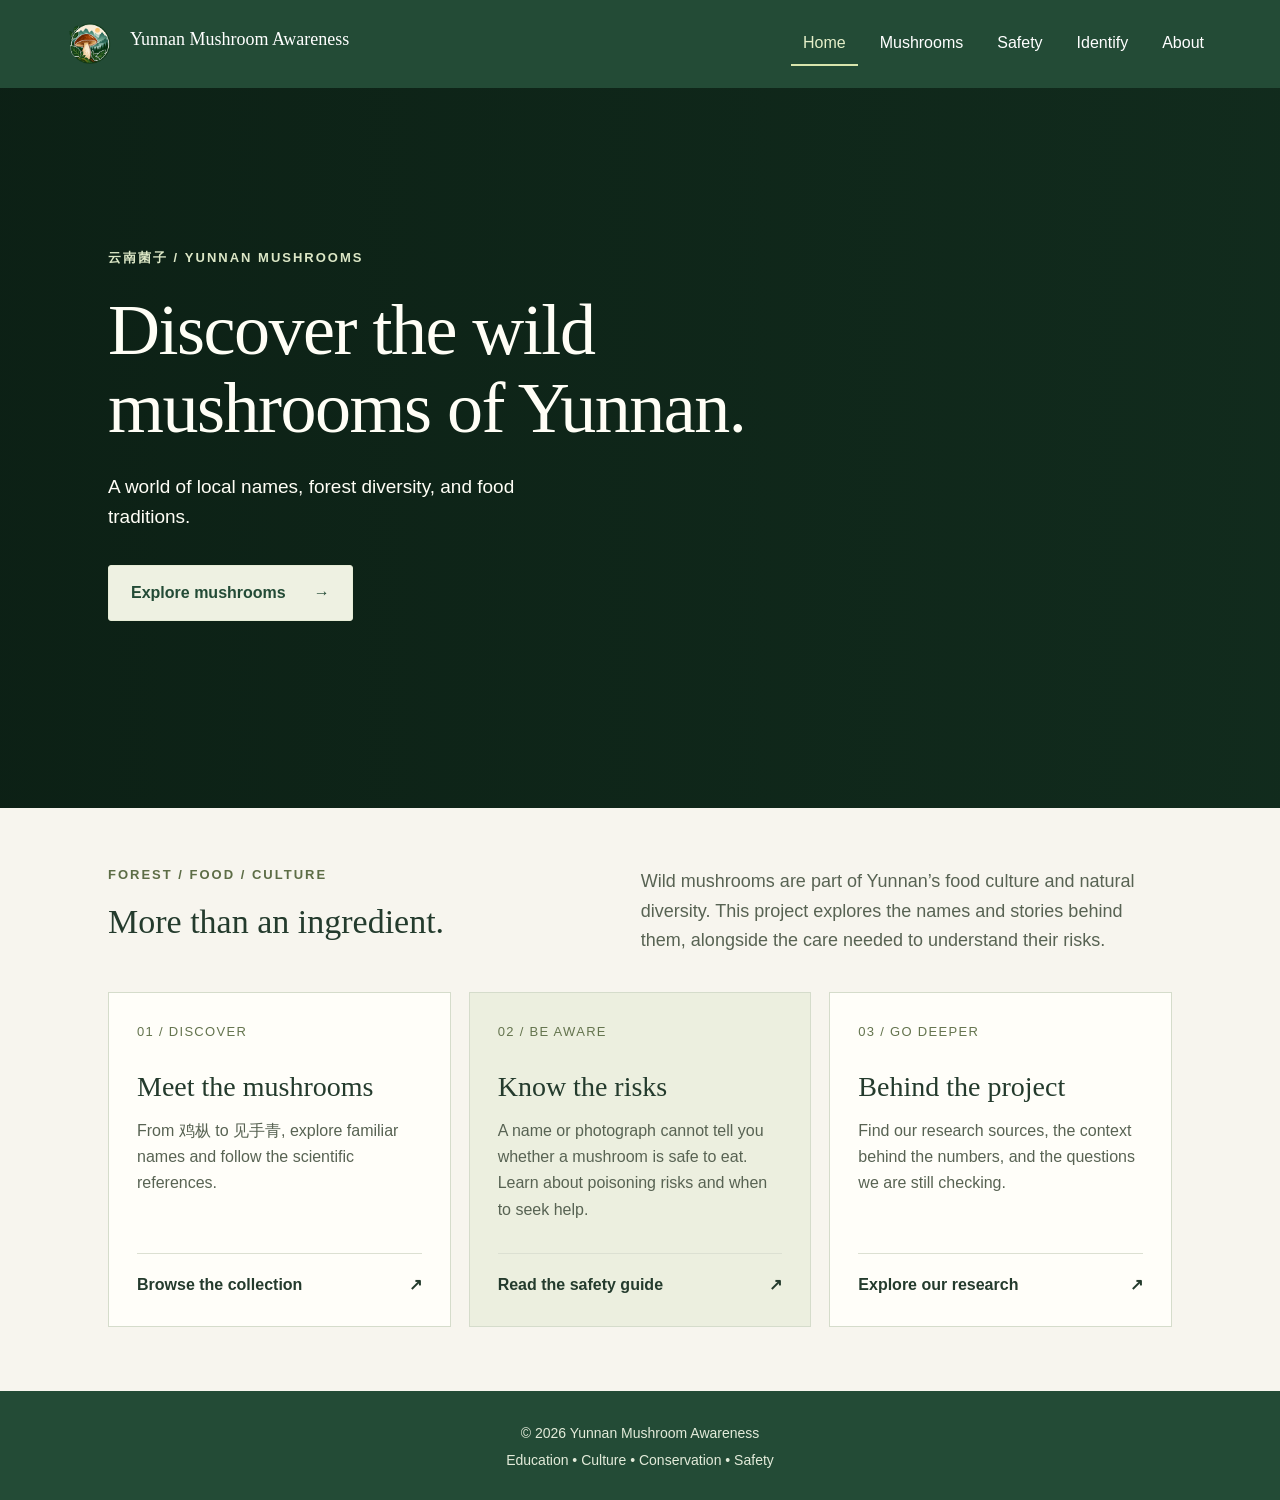
<file: html/index.html>
<!DOCTYPE html>
<html lang="en">
<head>
    <meta charset="UTF-8">
    <meta name="viewport" content="width=device-width, initial-scale=1">
    <meta name="description" content="Explore Yunnan’s wild mushroom names, local food culture, and mushroom safety through our educational project.">
    <title>Yunnan Mushroom Awareness</title>
    <link rel="stylesheet" href="style.css">
    <link rel="stylesheet" href="subpages.css">
    <link rel="stylesheet" href="home.css">
</head>
<body class="subpage home">
    <a class="skip-link" href="#main">Skip to content</a>
    <header>
        <div class="header-logo">
            <img src="images/logo.png" id="logo" alt="">
            <h2>Yunnan Mushroom Awareness</h2>
        </div>
        <nav aria-label="Main navigation">
            <a href="index.html" class="active" aria-current="page">Home</a>
            <a href="mushrooms.html">Mushrooms</a>
            <a href="safety.html">Safety</a>
            <a href="identify.html">Identify</a>
            <a href="about.html">About</a>
        </nav>
    </header>
    <main id="main">
        <!-- The video introduces the place; the sections below introduce the project. -->
        <section class="home-hero" aria-labelledby="hero-title">
            <video muted loop playsinline preload="metadata" id="home-video" aria-hidden="true" tabindex="-1">
                <source src="images/Weixin Videos2026-09-05_154905_240.mp4" type="video/mp4">
            </video>
            <div class="hero-shade" aria-hidden="true"></div>
            <div class="hero-copy">
                <p class="eyebrow"><span lang="zh-Hans">云南菌子</span> / Yunnan mushrooms</p>
                <h1 id="hero-title">Discover the wild<br>mushrooms of Yunnan.</h1>
                <p class="hero-description">A world of local names, forest diversity, and food traditions.</p>
                <a class="hero-button" href="mushrooms.html">Explore mushrooms <span aria-hidden="true">→</span></a>
            </div>
            <button class="video-toggle" type="button" aria-controls="home-video" hidden>Play background video</button>
        </section>

        <div class="home-content">
            <section class="home-intro" aria-labelledby="intro-title">
                <div><p class="eyebrow">Forest / Food / Culture</p><h2 id="intro-title">More than an ingredient.</h2></div>
                <p>Wild mushrooms are part of Yunnan’s food culture and natural diversity. This project explores the names and stories behind them, alongside the care needed to understand their risks.</p>
            </section>

            <!-- Each card leads to a different part of the project. -->
            <section class="home-paths" aria-label="Explore the project">
                <a class="path-card" href="mushrooms.html">
                    <span class="path-number">01 / Discover</span>
                    <h2>Meet the mushrooms</h2>
                    <p>From <span lang="zh-Hans">鸡枞</span> to <span lang="zh-Hans">见手青</span>, explore familiar names and follow the scientific references.</p>
                    <span class="path-link">Browse the collection <span aria-hidden="true">↗</span></span>
                </a>
                <a class="path-card safety-card" href="safety.html">
                    <span class="path-number">02 / Be aware</span>
                    <h2>Know the risks</h2>
                    <p>A name or photograph cannot tell you whether a mushroom is safe to eat. Learn about poisoning risks and when to seek help.</p>
                    <span class="path-link">Read the safety guide <span aria-hidden="true">↗</span></span>
                </a>
                <a class="path-card" href="about.html">
                    <span class="path-number">03 / Go deeper</span>
                    <h2>Behind the project</h2>
                    <p>Find our research sources, the context behind the numbers, and the questions we are still checking.</p>
                    <span class="path-link">Explore our research <span aria-hidden="true">↗</span></span>
                </a>
            </section>
        </div>
    </main>
    <footer>
        <p>&copy; 2026 Yunnan Mushroom Awareness</p>
        <p>Education • Culture • Conservation • Safety</p>
    </footer>
    <script src="home.js"></script>
</body>
</html>
</file>
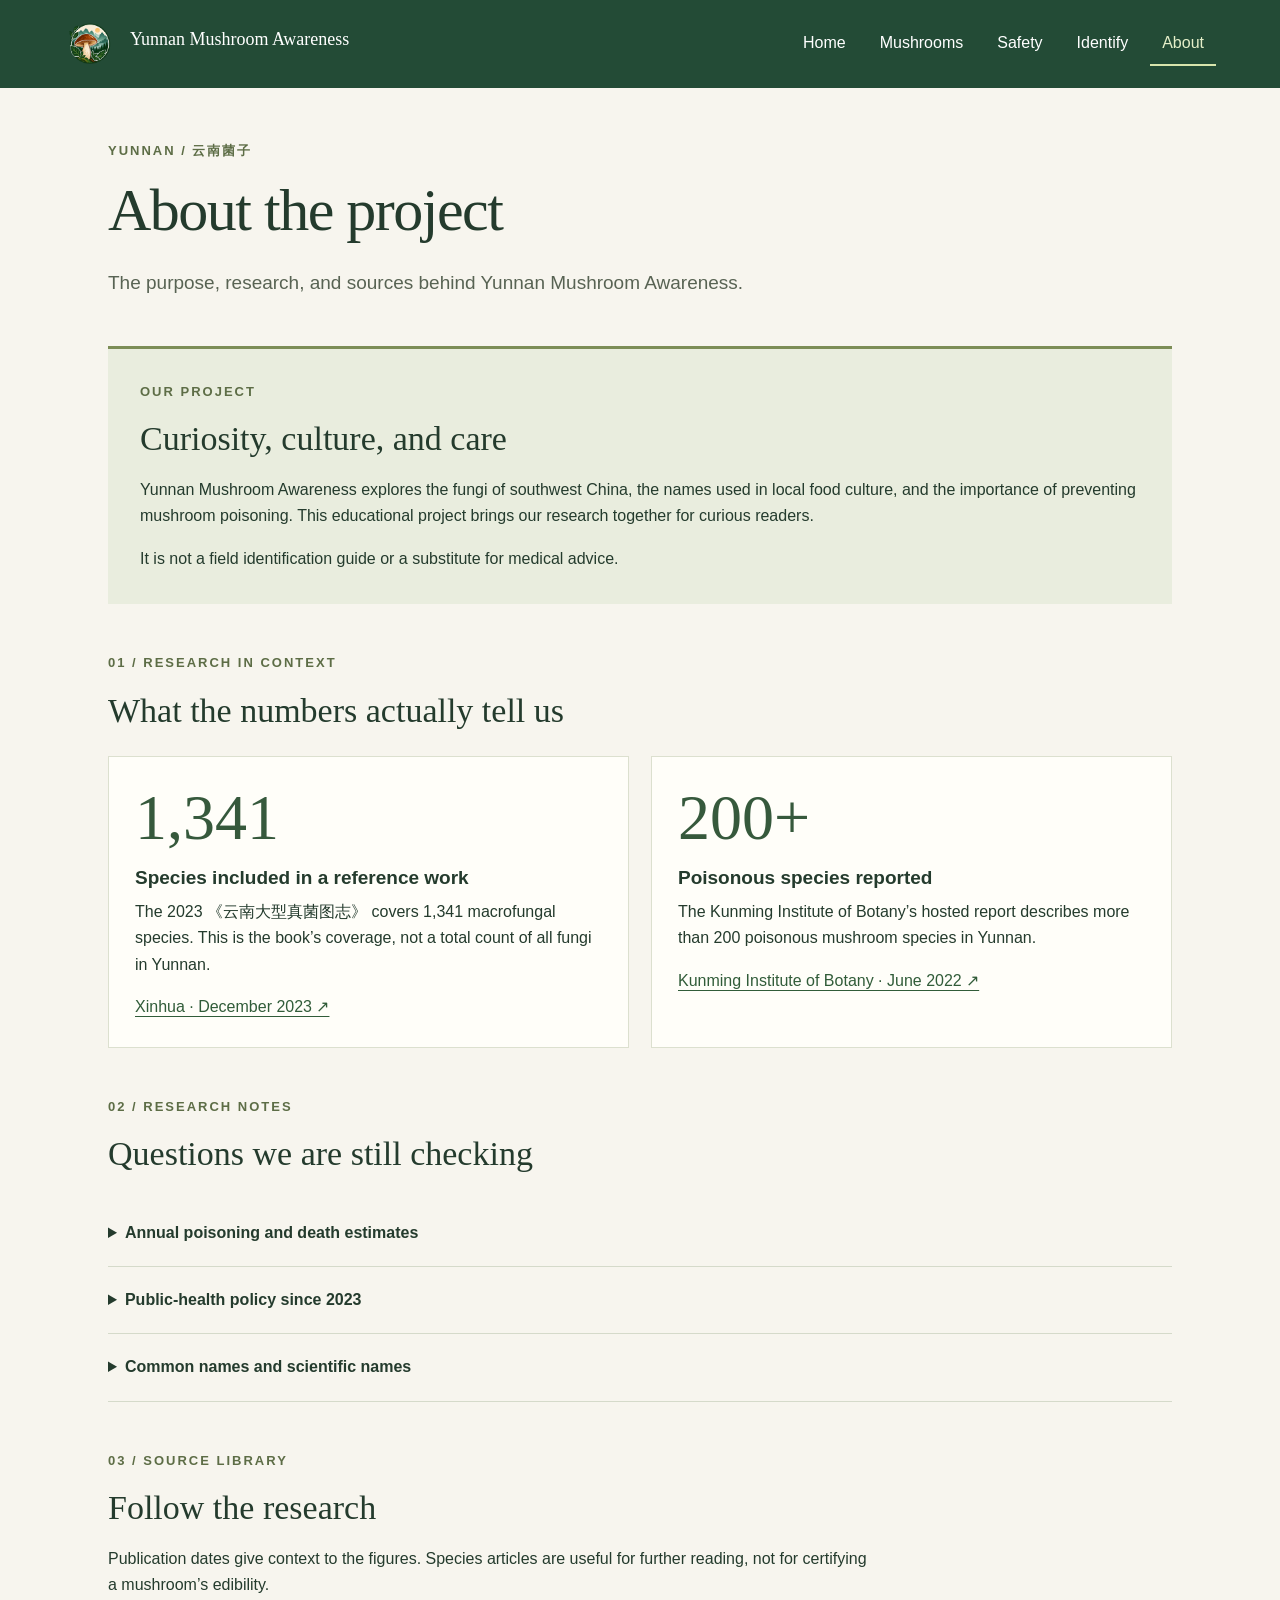
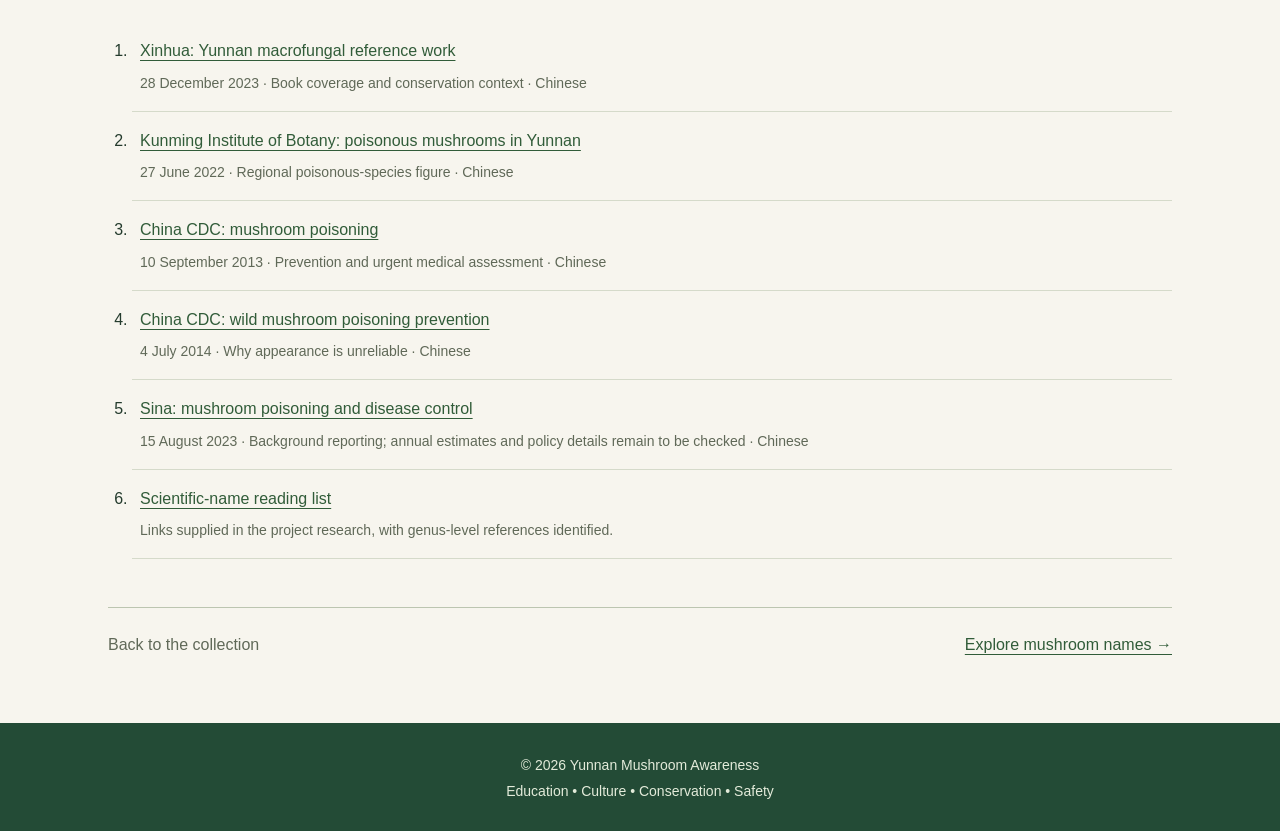
<file: html/about.html>
<!DOCTYPE html>
<html lang="en">
<head>
    <meta charset="UTF-8">
    <meta name="viewport" content="width=device-width, initial-scale=1">
    <meta name="description" content="The purpose, research, and sources behind Yunnan Mushroom Awareness.">
    <title>About the project | Yunnan Mushroom Awareness</title>
    <link rel="stylesheet" href="style.css">
    <link rel="stylesheet" href="subpages.css">
</head>
<body class="subpage">
    <a class="skip-link" href="#main">Skip to content</a>
    <header>
        <div class="header-logo"><img src="images/logo.png" id="logo" alt=""><h2>Yunnan Mushroom Awareness</h2></div>
        <nav aria-label="Main navigation"><a href="index.html">Home</a>
<a href="mushrooms.html">Mushrooms</a>
<a href="safety.html">Safety</a>
<a href="identify.html">Identify</a>
<a href="about.html" class="active" aria-current="page">About</a>

</nav>
    </header>
    <main id="main" class="page-wrap">
        <div class="page-heading"><p class="eyebrow">Yunnan / <span lang="zh-Hans">云南菌子</span></p><h1>About the project</h1><p class="lede">The purpose, research, and sources behind Yunnan Mushroom Awareness.</p></div>
        
        <section class="feature-note"><p class="eyebrow">Our project</p><h2>Curiosity, culture, and care</h2><p>Yunnan Mushroom Awareness explores the fungi of southwest China, the names used in local food culture, and the importance of preventing mushroom poisoning. This educational project brings our research together for curious readers.</p><p>It is not a field identification guide or a substitute for medical advice.</p></section>
        <section><div class="section-heading"><p class="eyebrow">01 / Research in context</p><h2>What the numbers actually tell us</h2></div><div class="stats-grid"><article><strong class="stat">1,341</strong><h3>Species included in a reference work</h3><p>The 2023 <span lang="zh-Hans">《云南大型真菌图志》</span> covers 1,341 macrofungal species. This is the book’s coverage, not a total count of all fungi in Yunnan.</p><a href="https://www.news.cn/20231228/c3c8ec8336784e6db077a5be621da7eb/c.html">Xinhua · December 2023 ↗</a></article><article><strong class="stat">200+</strong><h3>Poisonous species reported</h3><p>The Kunming Institute of Botany’s hosted report describes more than 200 poisonous mushroom species in Yunnan.</p><a href="https://kib.cas.cn/xwxc/cmsm/202206/t20220627_6466276.html">Kunming Institute of Botany · June 2022 ↗</a></article></div></section>
        <section><div class="section-heading"><p class="eyebrow">02 / Research notes</p><h2>Questions we are still checking</h2></div><details><summary>Annual poisoning and death estimates</summary><p>Our original notes list about 20–30 deaths and 2,786.2 poisoning cases per year. We have not established the reporting period, calculation, or case definition behind those figures, so we do not present them as confirmed annual statistics.</p><p><a href="https://finance.sina.cn/2023-08-15/detail-imzhhzmp7851473.d.html?vt=4">Original media source · August 2023 ↗</a></p></details><details><summary>Public-health policy since 2023</summary><p>The original notes mention mushroom poisoning being incorporated into disease-control work in 2023. The linked news report is a starting point; an official policy text and its exact scope still need verification.</p><p><a href="https://finance.sina.cn/2023-08-15/detail-imzhhzmp7851473.d.html?vt=4">Read the original report ↗</a></p></details><details><summary>Common names and scientific names</summary><p>Common names are not always one-to-one species names. The reading list corrects “Galerina sulcipes” to “Galerina sulciceps”. The original Heimioporus and Tricholoma links point to genus pages, so we label them at that level rather than claiming species-level support.</p></details></section>
        <section id="sources"><div class="section-heading"><p class="eyebrow">03 / Source library</p><h2>Follow the research</h2><p>Publication dates give context to the figures. Species articles are useful for further reading, not for certifying a mushroom’s edibility.</p></div><ol class="source-list"><li><a href="https://www.news.cn/20231228/c3c8ec8336784e6db077a5be621da7eb/c.html">Xinhua: Yunnan macrofungal reference work</a><p>28 December 2023 · Book coverage and conservation context · Chinese</p></li><li><a href="https://kib.cas.cn/xwxc/cmsm/202206/t20220627_6466276.html">Kunming Institute of Botany: poisonous mushrooms in Yunnan</a><p>27 June 2022 · Regional poisonous-species figure · Chinese</p></li><li><a href="https://niohp.chinacdc.cn/zdyyjzt/zdzt/201309/t20130910_87983.htm">China CDC: mushroom poisoning</a><p>10 September 2013 · Prevention and urgent medical assessment · Chinese</p></li><li><a href="https://niohp.chinacdc.cn/sndt/201407/t20140704_99116.htm">China CDC: wild mushroom poisoning prevention</a><p>4 July 2014 · Why appearance is unreliable · Chinese</p></li><li><a href="https://finance.sina.cn/2023-08-15/detail-imzhhzmp7851473.d.html?vt=4">Sina: mushroom poisoning and disease control</a><p>15 August 2023 · Background reporting; annual estimates and policy details remain to be checked · Chinese</p></li><li><a href="mushrooms.html#reading">Scientific-name reading list</a><p>Links supplied in the project research, with genus-level references identified.</p></li></ol></section>
        <div class="next-page"><span>Back to the collection</span><a href="mushrooms.html">Explore mushroom names →</a></div>
    </main>
    <footer><p>&copy; 2026 Yunnan Mushroom Awareness</p><p>Education • Culture • Conservation • Safety</p></footer>
</body>
</html>
</file>
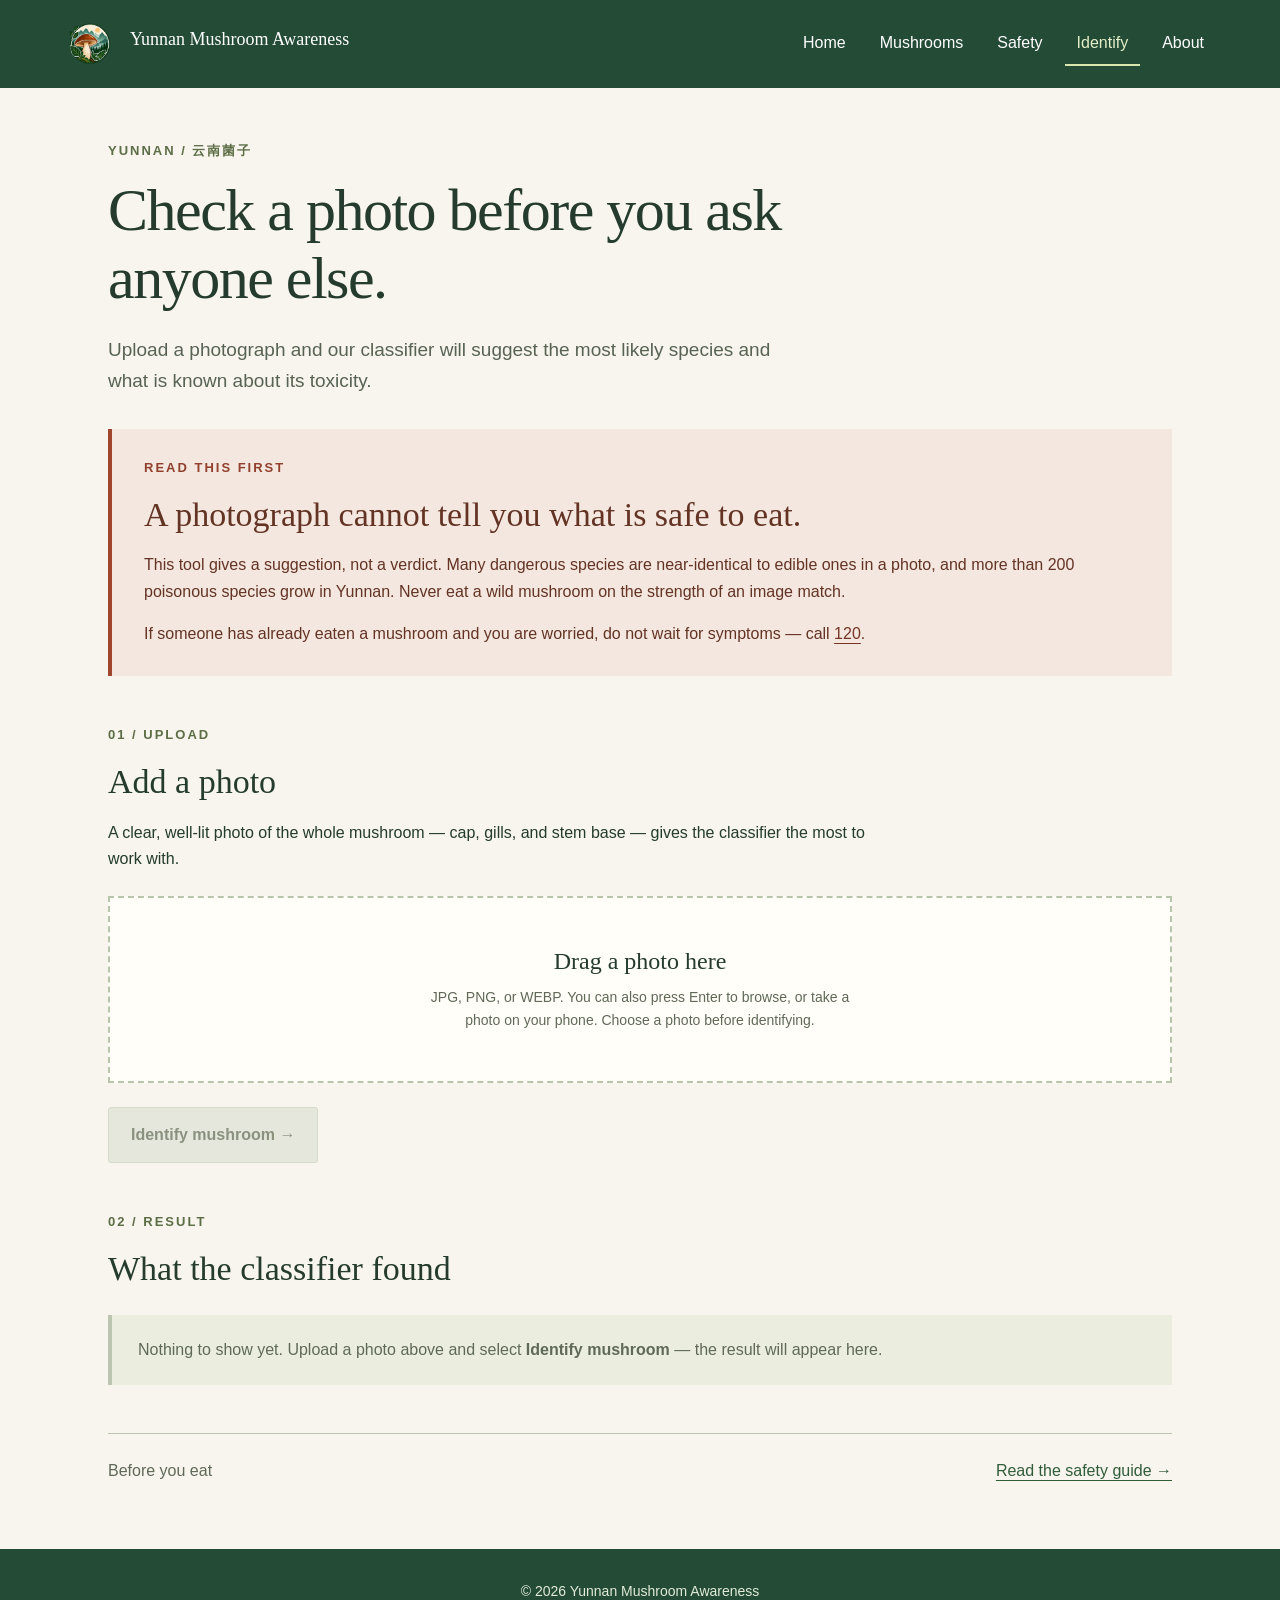
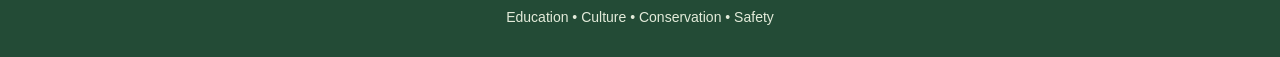
<file: html/identify.html>
<!DOCTYPE html>
<html lang="en">
<head>
    <meta charset="UTF-8">
    <meta name="viewport" content="width=device-width, initial-scale=1">
    <meta name="description" content="Upload a photograph of a wild mushroom and see the most likely species and what is known about its toxicity.">
    <title>Check a photo before you ask anyone else. | Yunnan Mushroom Awareness</title>
    <link rel="stylesheet" href="style.css">
    <link rel="stylesheet" href="subpages.css">
    <link rel="stylesheet" href="identify.css">
</head>
<body class="subpage identify">
    <a class="skip-link" href="#main">Skip to content</a>
    <header>
        <div class="header-logo"><img src="images/logo.png" id="logo" alt=""><h2>Yunnan Mushroom Awareness</h2></div>
        <nav aria-label="Main navigation"><a href="index.html">Home</a>
<a href="mushrooms.html">Mushrooms</a>

<a href="safety.html">Safety</a>
<a href="identify.html" class="active" aria-current="page">Identify</a>
<a href="about.html">About</a></nav>
    </header>
    <main id="main" class="page-wrap">
        <div class="page-heading">
            <p class="eyebrow">Yunnan / <span lang="zh-Hans">云南菌子</span></p>
            <h1>Check a photo before you ask anyone else.</h1>
            <p class="lede">Upload a photograph and our classifier will suggest the most likely species and what is known about its toxicity.</p>
        </div>

        <aside class="urgent">
            <p class="eyebrow">Read this first</p>
            <h2>A photograph cannot tell you what is safe to eat.</h2>
            <p>This tool gives a suggestion, not a verdict. Many dangerous species are near-identical to edible ones in a photo, and more than 200 poisonous species grow in Yunnan. Never eat a wild mushroom on the strength of an image match.</p>
            <p>If someone has already eaten a mushroom and you are worried, do not wait for symptoms — call <a href="tel:120">120</a>.</p>
        </aside>

        <!-- data-state on this wrapper is the single source of truth; identify.css does the showing and hiding. -->
        <div class="identify-app" id="identify-app" data-state="empty">
            <!-- Both live regions stay rendered in every state. See identify.css. -->
            <p class="identify-status" id="identify-status" role="status" aria-live="polite" aria-atomic="true"></p>
            <div class="identify-error urgent" id="identify-error" role="alert"></div>

            <section aria-labelledby="upload-heading">
                <div class="section-heading">
                    <p class="eyebrow">01 / Upload</p>
                    <h2 id="upload-heading">Add a photo</h2>
                    <p>A clear, well-lit photo of the whole mushroom — cap, gills, and stem base — gives the classifier the most to work with.</p>
                </div>

                <div class="identify-drop" id="identify-drop">
                    <label class="drop-title" for="identify-file">Drag a photo here</label>
                    <p class="identify-hint" id="identify-hint">JPG, PNG, or WEBP. You can also press Enter to browse, or take a photo on your phone. Choose a photo before identifying.</p>
                    <input class="identify-file" type="file" id="identify-file" accept="image/*" aria-describedby="identify-hint">
                </div>

                <div class="identify-preview">
                    <img id="identify-preview-img" alt="">
                    <div>
                        <p class="identify-filename" id="identify-filename"></p>
                        <p class="identify-filemeta" id="identify-filemeta"></p>
                        <p class="preview-fallback" id="preview-fallback" hidden>This format cannot be previewed in your browser, but the photo can still be identified.</p>
                        <p><button type="button" class="identify-remove" id="identify-remove">Remove photo</button></p>
                    </div>
                </div>

                <div class="identify-actions">
                    <button type="button" class="identify-button" id="identify-submit" disabled>Identify mushroom &rarr;</button>
                </div>
            </section>

            <section id="identify-results" aria-labelledby="result-heading">
                <div class="section-heading">
                    <p class="eyebrow">02 / Result</p>
                    <h2 id="result-heading" tabindex="-1">What the classifier found</h2>
                </div>

                <!-- Static skeletons. identify.js only writes textContent into them. -->
                <div class="identify-result" id="identify-result">
                    <div class="result-idle">
                        <p>Nothing to show yet. Upload a photo above and select <strong>Identify mushroom</strong> — the result will appear here.</p>
                    </div>

                    <div class="result-loading">
                        <p class="eyebrow">Analysing</p>
                        <p>Reading the photo and comparing it against the reference set. This usually takes a few seconds.</p>
                    </div>

                    <div class="result-unavailable">
                        <p class="eyebrow">Not connected</p>
                        <p>The classifier backend is not connected yet, so no species can be returned. Everything else on this page is working — the photo was read and validated in your browser.</p>
                        <p>To wire it up, fill in the body of <code>classifyImage(file)</code> in <code>identify.js</code>. Nothing else in that file talks to a backend.</p>
                    </div>

                    <aside class="result-card notice" id="result-card">
                        <p class="risk-label" id="result-risk"></p>
                        <h2 id="result-name"><span id="result-name-en"></span> <span lang="zh-Hans" id="result-name-zh"></span></h2>
                        <p class="result-sci"><i id="result-sci"></i></p>
                        <p id="result-note"></p>
                        <p class="source">This is a suggestion from an image model, not an identification. <a href="safety.html">Read the safety guide &rarr;</a></p>
                    </aside>
                </div>
            </section>
        </div>

        <div class="next-page"><span>Before you eat</span><a href="safety.html">Read the safety guide &rarr;</a></div>
    </main>
    <footer><p>&copy; 2026 Yunnan Mushroom Awareness</p><p>Education • Culture • Conservation • Safety</p></footer>
    <script src="identify.js"></script>
</body>
</html>
</file>
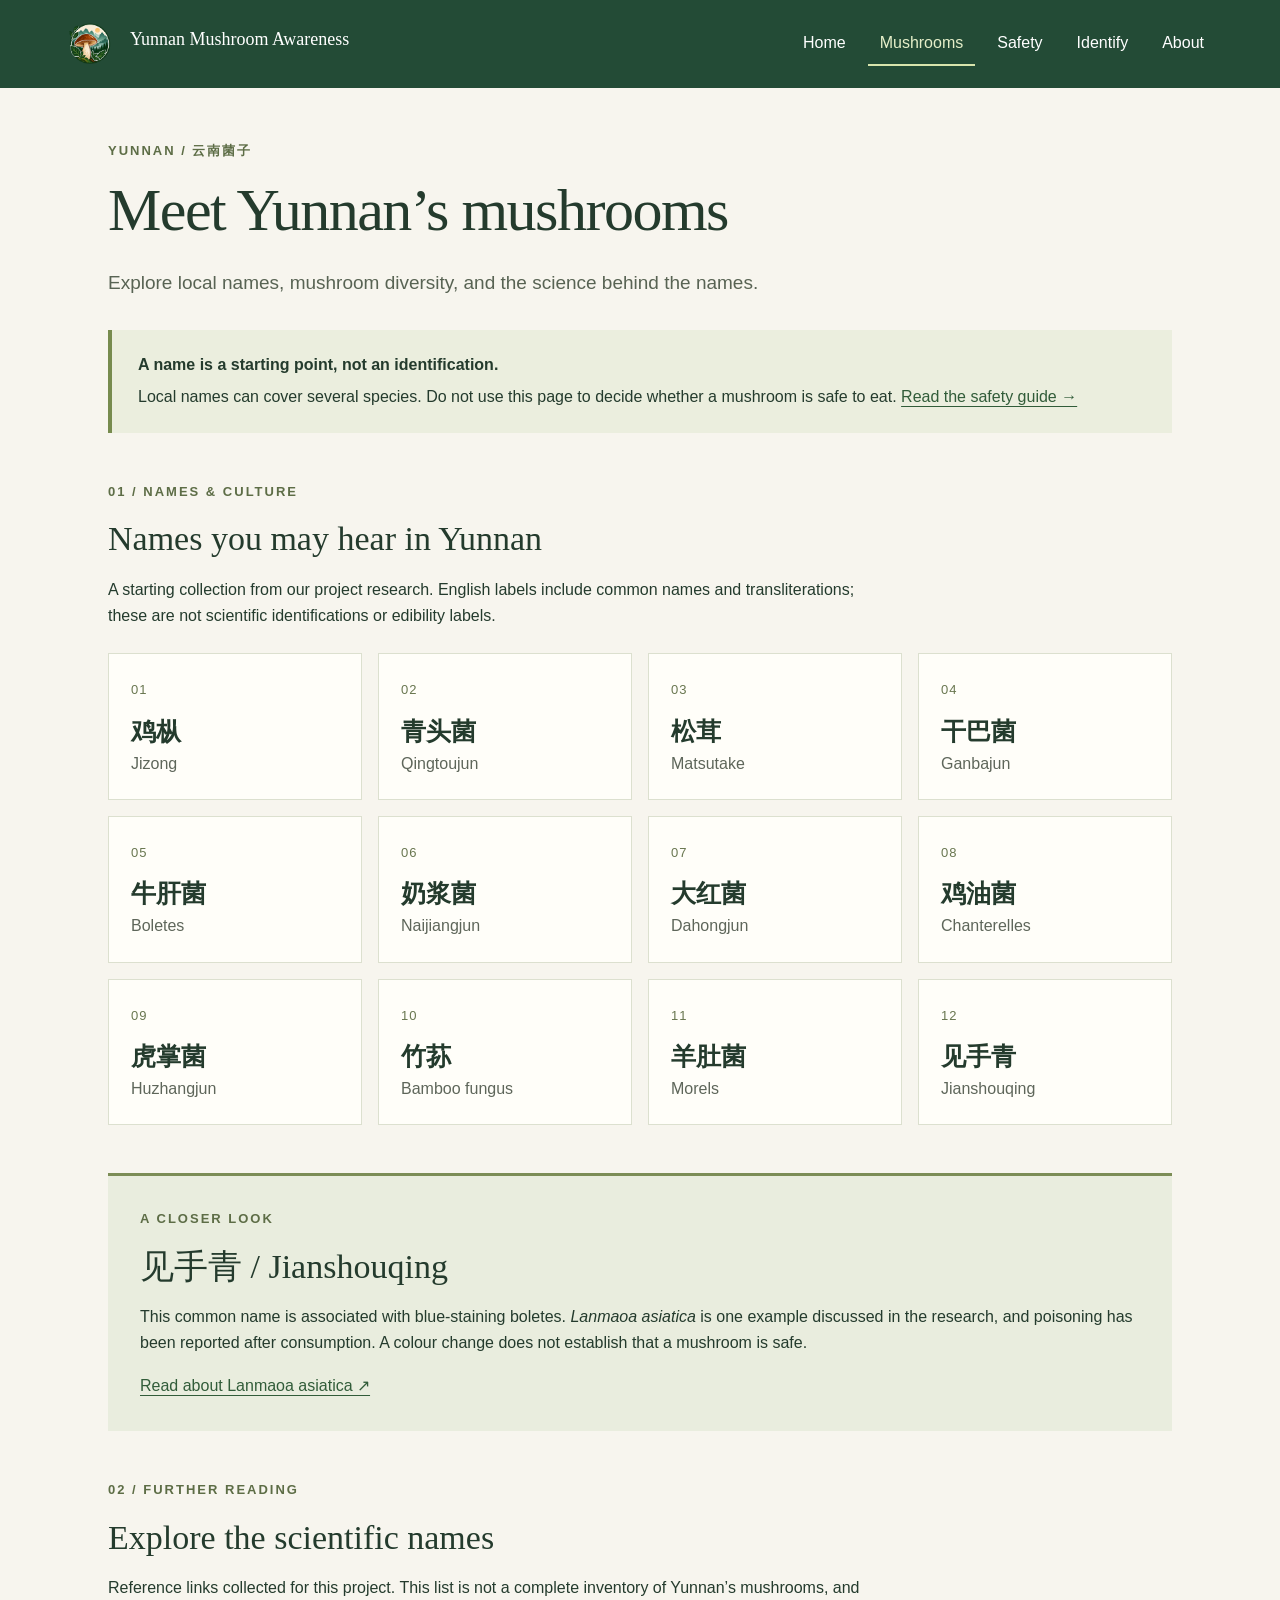
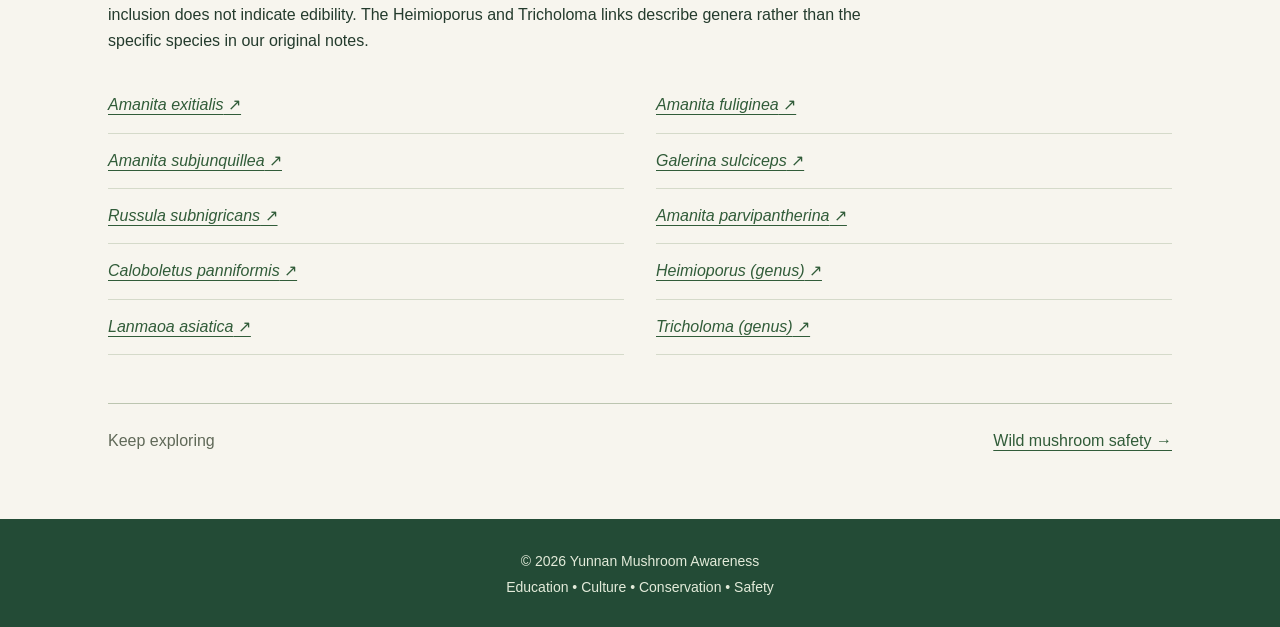
<file: html/mushrooms.html>
<!DOCTYPE html>
<html lang="en">
<head>
    <meta charset="UTF-8">
    <meta name="viewport" content="width=device-width, initial-scale=1">
    <meta name="description" content="Explore local names, mushroom diversity, and the science behind the names.">
    <title>Meet Yunnan’s mushrooms | Yunnan Mushroom Awareness</title>
    <link rel="stylesheet" href="style.css">
    <link rel="stylesheet" href="subpages.css">
</head>
<body class="subpage">
    <a class="skip-link" href="#main">Skip to content</a>
    <header>
        <div class="header-logo"><img src="images/logo.png" id="logo" alt=""><h2>Yunnan Mushroom Awareness</h2></div>
        <nav aria-label="Main navigation"><a href="index.html">Home</a>
<a href="mushrooms.html" class="active" aria-current="page">Mushrooms</a>
<a href="safety.html">Safety</a>
<a href="identify.html">Identify</a>
<a href="about.html">About</a>
</nav>

    </header>
    <main id="main" class="page-wrap">
        <div class="page-heading"><p class="eyebrow">Yunnan / <span lang="zh-Hans">云南菌子</span></p><h1>Meet Yunnan’s mushrooms</h1><p class="lede">Explore local names, mushroom diversity, and the science behind the names.</p></div>
        
        <aside class="notice"><strong>A name is a starting point, not an identification.</strong><p>Local names can cover several species. Do not use this page to decide whether a mushroom is safe to eat. <a href="safety.html">Read the safety guide →</a></p></aside>
        <section aria-labelledby="common"><div class="section-heading"><p class="eyebrow">01 / Names &amp; culture</p><h2 id="common">Names you may hear in Yunnan</h2><p>A starting collection from our project research. English labels include common names and transliterations; these are not scientific identifications or edibility labels.</p></div><ul class="name-grid"><li class="name-card"><span class="entry-number">01</span><h3 lang="zh-Hans">鸡枞</h3><p>Jizong</p></li><li class="name-card"><span class="entry-number">02</span><h3 lang="zh-Hans">青头菌</h3><p>Qingtoujun</p></li><li class="name-card"><span class="entry-number">03</span><h3 lang="zh-Hans">松茸</h3><p>Matsutake</p></li><li class="name-card"><span class="entry-number">04</span><h3 lang="zh-Hans">干巴菌</h3><p>Ganbajun</p></li><li class="name-card"><span class="entry-number">05</span><h3 lang="zh-Hans">牛肝菌</h3><p>Boletes</p></li><li class="name-card"><span class="entry-number">06</span><h3 lang="zh-Hans">奶浆菌</h3><p>Naijiangjun</p></li><li class="name-card"><span class="entry-number">07</span><h3 lang="zh-Hans">大红菌</h3><p>Dahongjun</p></li><li class="name-card"><span class="entry-number">08</span><h3 lang="zh-Hans">鸡油菌</h3><p>Chanterelles</p></li><li class="name-card"><span class="entry-number">09</span><h3 lang="zh-Hans">虎掌菌</h3><p>Huzhangjun</p></li><li class="name-card"><span class="entry-number">10</span><h3 lang="zh-Hans">竹荪</h3><p>Bamboo fungus</p></li><li class="name-card"><span class="entry-number">11</span><h3 lang="zh-Hans">羊肚菌</h3><p>Morels</p></li><li class="name-card"><span class="entry-number">12</span><h3 lang="zh-Hans">见手青</h3><p>Jianshouqing</p></li></ul></section>
        <section class="feature-note"><p class="eyebrow">A closer look</p><h2><span lang="zh-Hans">见手青</span> / Jianshouqing</h2><p>This common name is associated with blue-staining boletes. <i>Lanmaoa asiatica</i> is one example discussed in the research, and poisoning has been reported after consumption. A colour change does not establish that a mushroom is safe.</p><p><a href="https://en.wikipedia.org/wiki/Lanmaoa_asiatica">Read about Lanmaoa asiatica ↗</a></p></section>
        <section aria-labelledby="reading"><div class="section-heading"><p class="eyebrow">02 / Further reading</p><h2 id="reading">Explore the scientific names</h2><p>Reference links collected for this project. This list is not a complete inventory of Yunnan’s mushrooms, and inclusion does not indicate edibility. The Heimioporus and Tricholoma links describe genera rather than the specific species in our original notes.</p></div><ul class="reading-grid"><li><a href="https://en.wikipedia.org/wiki/Amanita_exitialis"><i>Amanita exitialis</i> ↗</a></li><li><a href="https://en.wikipedia.org/wiki/Amanita_fuliginea"><i>Amanita fuliginea</i> ↗</a></li><li><a href="https://en.wikipedia.org/wiki/Amanita_subjunquillea"><i>Amanita subjunquillea</i> ↗</a></li><li><a href="https://en.wikipedia.org/wiki/Galerina_sulciceps"><i>Galerina sulciceps</i> ↗</a></li><li><a href="https://en.wikipedia.org/wiki/Russula_subnigricans"><i>Russula subnigricans</i> ↗</a></li><li><a href="https://en.wikipedia.org/wiki/Amanita_parvipantherina"><i>Amanita parvipantherina</i> ↗</a></li><li><a href="https://en.wikipedia.org/wiki/Caloboletus_panniformis"><i>Caloboletus panniformis</i> ↗</a></li><li><a href="https://en.wikipedia.org/wiki/Heimioporus"><i>Heimioporus (genus)</i> ↗</a></li><li><a href="https://en.wikipedia.org/wiki/Lanmaoa_asiatica"><i>Lanmaoa asiatica</i> ↗</a></li><li><a href="https://en.wikipedia.org/wiki/Tricholoma"><i>Tricholoma (genus)</i> ↗</a></li></ul></section>
        <div class="next-page"><span>Keep exploring</span><a href="safety.html">Wild mushroom safety →</a></div>
    </main>
    <footer><p>&copy; 2026 Yunnan Mushroom Awareness</p><p>Education • Culture • Conservation • Safety</p></footer>
</body>
</html>
</file>
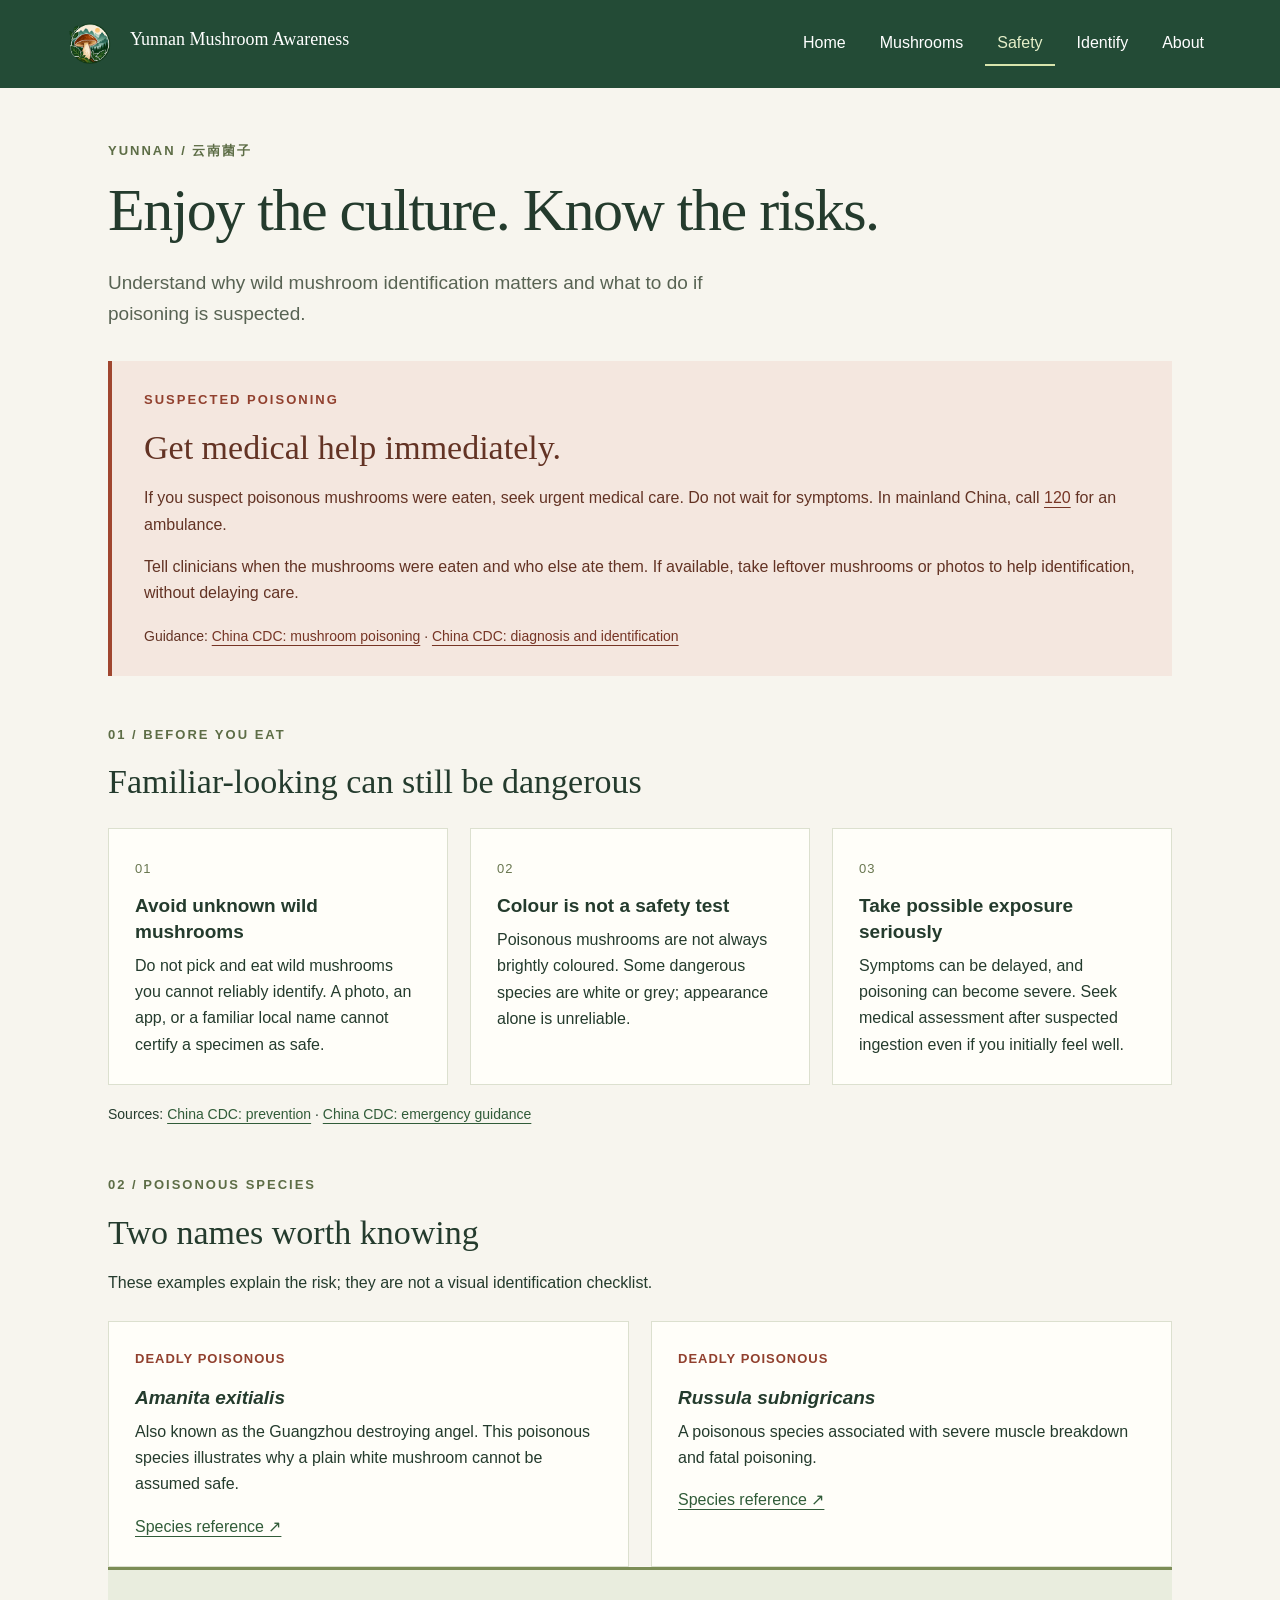
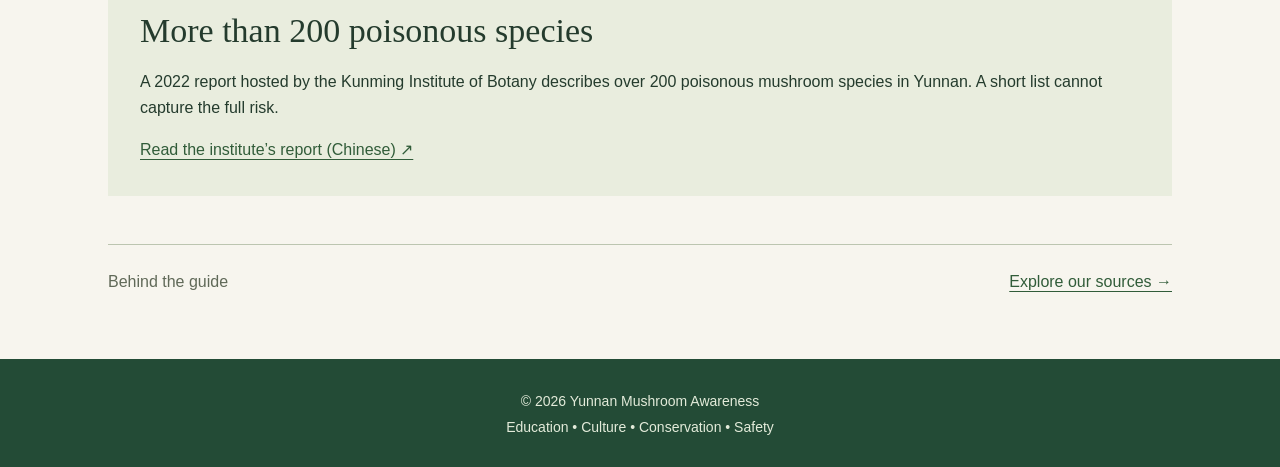
<file: html/safety.html>
<!DOCTYPE html>
<html lang="en">
<head>
    <meta charset="UTF-8">
    <meta name="viewport" content="width=device-width, initial-scale=1">
    <meta name="description" content="Understand why wild mushroom identification matters and what to do if poisoning is suspected.">
    <title>Enjoy the culture. Know the risks. | Yunnan Mushroom Awareness</title>
    <link rel="stylesheet" href="style.css">
    <link rel="stylesheet" href="subpages.css">
</head>
<body class="subpage">
    <a class="skip-link" href="#main">Skip to content</a>
    <header>
        <div class="header-logo"><img src="images/logo.png" id="logo" alt=""><h2>Yunnan Mushroom Awareness</h2></div>
        <nav aria-label="Main navigation"><a href="index.html">Home</a>
<a href="mushrooms.html">Mushrooms</a>
<a href="safety.html" class="active" aria-current="page">Safety</a>
<a href="identify.html">Identify</a>
<a href="about.html">About</a></nav>
    </header>
    <main id="main" class="page-wrap">
        <div class="page-heading"><p class="eyebrow">Yunnan / <span lang="zh-Hans">云南菌子</span></p><h1>Enjoy the culture. Know the risks.</h1><p class="lede">Understand why wild mushroom identification matters and what to do if poisoning is suspected.</p></div>
        
        <aside class="urgent"><p class="eyebrow">Suspected poisoning</p><h2>Get medical help immediately.</h2><p>If you suspect poisonous mushrooms were eaten, seek urgent medical care. Do not wait for symptoms. In mainland China, call <a href="tel:120">120</a> for an ambulance.</p><p>Tell clinicians when the mushrooms were eaten and who else ate them. If available, take leftover mushrooms or photos to help identification, without delaying care.</p><p class="source">Guidance: <a href="https://niohp.chinacdc.cn/zdyyjzt/zdzt/201309/t20130910_87983.htm">China CDC: mushroom poisoning</a> · <a href="https://www.chinacdc.cn/jkkp/zyjk/zdzs/201908/t20190802_301109.html">China CDC: diagnosis and identification</a></p></aside>
        <section><div class="section-heading"><p class="eyebrow">01 / Before you eat</p><h2>Familiar-looking can still be dangerous</h2></div><div class="advice-grid"><article><span class="entry-number">01</span><h3>Avoid unknown wild mushrooms</h3><p>Do not pick and eat wild mushrooms you cannot reliably identify. A photo, an app, or a familiar local name cannot certify a specimen as safe.</p></article><article><span class="entry-number">02</span><h3>Colour is not a safety test</h3><p>Poisonous mushrooms are not always brightly coloured. Some dangerous species are white or grey; appearance alone is unreliable.</p></article><article><span class="entry-number">03</span><h3>Take possible exposure seriously</h3><p>Symptoms can be delayed, and poisoning can become severe. Seek medical assessment after suspected ingestion even if you initially feel well.</p></article></div><p class="source">Sources: <a href="https://niohp.chinacdc.cn/sndt/201407/t20140704_99116.htm">China CDC: prevention</a> · <a href="https://niohp.chinacdc.cn/zdyyjzt/zdzt/201309/t20130910_87983.htm">China CDC: emergency guidance</a></p></section>
        <section><div class="section-heading"><p class="eyebrow">02 / Poisonous species</p><h2>Two names worth knowing</h2><p>These examples explain the risk; they are not a visual identification checklist.</p></div><div class="advice-grid two-columns"><article><p class="risk-label">Deadly poisonous</p><h3><i>Amanita exitialis</i></h3><p>Also known as the Guangzhou destroying angel. This poisonous species illustrates why a plain white mushroom cannot be assumed safe.</p><a href="https://en.wikipedia.org/wiki/Amanita_exitialis">Species reference ↗</a></article><article><p class="risk-label">Deadly poisonous</p><h3><i>Russula subnigricans</i></h3><p>A poisonous species associated with severe muscle breakdown and fatal poisoning.</p><a href="https://en.wikipedia.org/wiki/Russula_subnigricans">Species reference ↗</a></article></div></section>
        <aside class="feature-note"><h2>More than 200 poisonous species</h2><p>A 2022 report hosted by the Kunming Institute of Botany describes over 200 poisonous mushroom species in Yunnan. A short list cannot capture the full risk.</p><p><a href="https://kib.cas.cn/xwxc/cmsm/202206/t20220627_6466276.html">Read the institute’s report (Chinese) ↗</a></p></aside>
        <div class="next-page"><span>Behind the guide</span><a href="about.html#sources">Explore our sources →</a></div>
    </main>
    <footer><p>&copy; 2026 Yunnan Mushroom Awareness</p><p>Education • Culture • Conservation • Safety</p></footer>
</body>
</html>
</file>
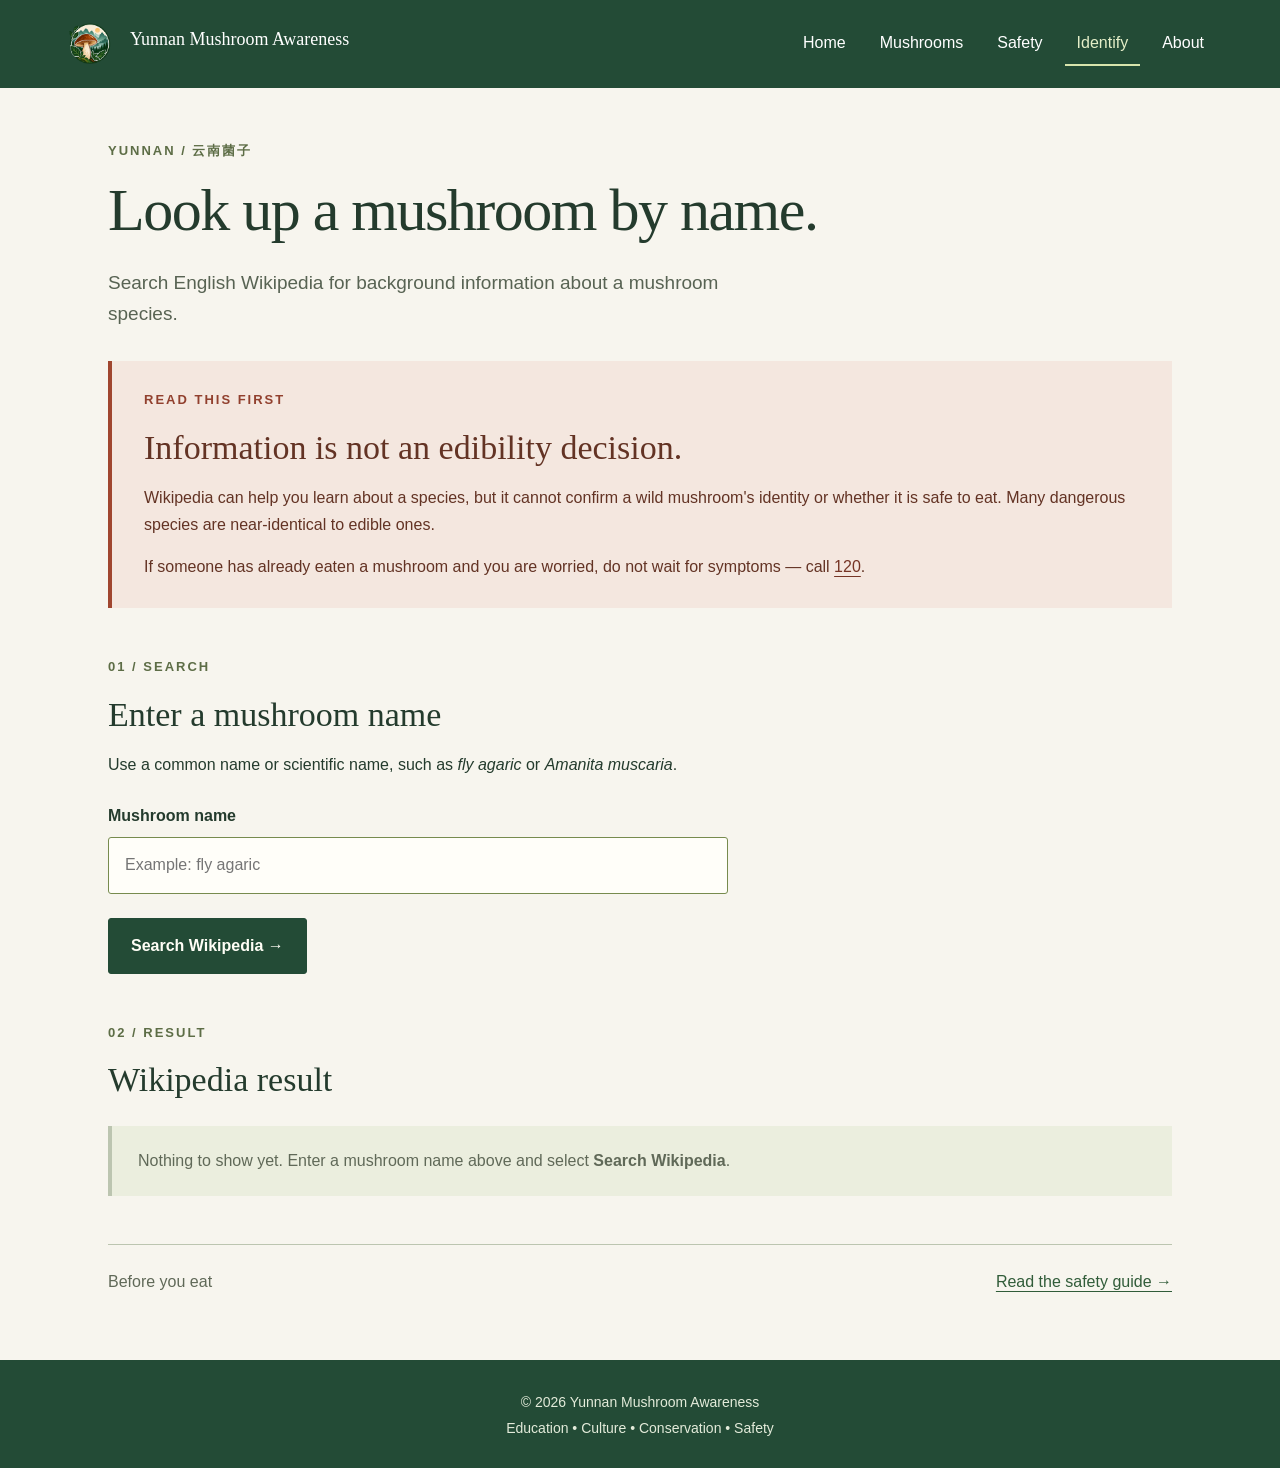
<file: public/html/identify.html>
<!DOCTYPE html>
<html lang="en">
<head>
    <meta charset="UTF-8">
    <meta name="viewport" content="width=device-width, initial-scale=1">
    <meta name="description" content="Search English Wikipedia for basic mushroom information by name.">
    <title>Look up a mushroom name. | Yunnan Mushroom Awareness</title>
    <link rel="stylesheet" href="style.css">
    <link rel="stylesheet" href="subpages.css">
    <link rel="stylesheet" href="identify.css">
</head>
<body class="subpage identify">
    <a class="skip-link" href="#main">Skip to content</a>
    <header>
        <div class="header-logo"><img src="images/logo.png" id="logo" alt=""><h2>Yunnan Mushroom Awareness</h2></div>
        <nav aria-label="Main navigation"><a href="index.html">Home</a>
<a href="mushrooms.html">Mushrooms</a>

<a href="safety.html">Safety</a>
<a href="identify.html" class="active" aria-current="page">Identify</a>
<a href="about.html">About</a></nav>
    </header>
    <main id="main" class="page-wrap">
        <div class="page-heading">
            <p class="eyebrow">Yunnan / <span lang="zh-Hans">云南菌子</span></p>
            <h1>Look up a mushroom by name.</h1>
            <p class="lede">Search English Wikipedia for background information about a mushroom species.</p>
        </div>

        <aside class="urgent">
            <p class="eyebrow">Read this first</p>
            <h2>Information is not an edibility decision.</h2>
            <p>Wikipedia can help you learn about a species, but it cannot confirm a wild mushroom's identity or whether it is safe to eat. Many dangerous species are near-identical to edible ones.</p>
            <p>If someone has already eaten a mushroom and you are worried, do not wait for symptoms — call <a href="tel:120">120</a>.</p>
        </aside>

        <!-- data-state on this wrapper is the single source of truth; identify.css does the showing and hiding. -->
        <div class="identify-app" id="identify-app" data-state="empty">
            <!-- Both live regions stay rendered in every state. See identify.css. -->
            <p class="identify-status" id="identify-status" role="status" aria-live="polite" aria-atomic="true"></p>
            <div class="identify-error urgent" id="identify-error" role="alert"></div>

            <section aria-labelledby="search-heading">
                <div class="section-heading">
                    <p class="eyebrow">01 / Search</p>
                    <h2 id="search-heading">Enter a mushroom name</h2>
                    <p>Use a common name or scientific name, such as <i>fly agaric</i> or <i>Amanita muscaria</i>.</p>
                </div>

                <div class="identify-search">
                    <label class="search-label" for="mushroom-name">Mushroom name</label>
                    <input class="mushroom-name" id="mushroom-name" type="text" placeholder="Example: fly agaric" autocomplete="off" spellcheck="false">
                </div>

                <div class="identify-actions">
                    <button type="button" class="identify-button" id="identify-submit">Search Wikipedia &rarr;</button>
                </div>
            </section>

            <section id="identify-results" aria-labelledby="result-heading">
                <div class="section-heading">
                    <p class="eyebrow">02 / Result</p>
                    <h2 id="result-heading" tabindex="-1">Wikipedia result</h2>
                </div>

                <!-- Static skeletons. identify.js only writes textContent into them. -->
                <div class="identify-result" id="identify-result">
                    <div class="result-idle">
                        <p>Nothing to show yet. Enter a mushroom name above and select <strong>Search Wikipedia</strong>.</p>
                    </div>

                    <div class="result-loading">
                        <p class="eyebrow">Searching</p>
                        <p>Looking up this mushroom on English Wikipedia. This usually takes a few seconds.</p>
                    </div>

                    <div class="result-not-found">
                        <p class="eyebrow">No result</p>
                        <p>Try a different common name or the mushroom's scientific name.</p>
                    </div>

                    <aside class="result-card notice" id="result-card">
                        <p class="risk-label" id="result-risk"></p>
                        <h2 id="result-name"><span id="result-name-en"></span> <span lang="zh-Hans" id="result-name-zh"></span></h2>
                        <p class="result-sci"><i id="result-sci"></i></p>
                        <p id="result-note"></p>
                        <p class="source" id="result-source" hidden><a id="result-wikipedia" target="_blank" rel="noopener noreferrer">Read the Wikipedia article ↗</a></p>
                        <p class="source">Wikipedia information is for learning only, not mushroom identification or an edibility decision. <a href="safety.html">Read the safety guide &rarr;</a></p>
                    </aside>
                </div>
            </section>
        </div>

        <div class="next-page"><span>Before you eat</span><a href="safety.html">Read the safety guide &rarr;</a></div>
    </main>
    <footer><p>&copy; 2026 Yunnan Mushroom Awareness</p><p>Education • Culture • Conservation • Safety</p></footer>
    <script type="module" src="identify.js"></script>
</body>
</html>
</file>
<file: html/style.css>
/* -------------------------
   PAGE
------------------------- */

body {
    margin: 0;
    padding: 0;
}


/* -------------------------
   HEADER
------------------------- */

header {
    background-color: #234B36;
    color: white;
    padding: 10px;

    display: flex;
    justify-content: center;
    align-items: center;
    flex-direction: column;

    /* Keeps header above video */
    position: relative;
    z-index: 10;
}


.header-logo {
    display: flex;
    align-items: center;
}


#logo {
    height: 60px;
    padding: 0 20px;
}


/* -------------------------
   NAVIGATION
------------------------- */

nav {
    display: flex;
    gap: 10px;
}


a {
    color: white;
    text-decoration: none;
    font-size: 18px;
    padding: 5px;

    border-radius: 15px;
    border-bottom: 2px solid transparent;
}


a:hover {
    border-color: white;
    transition: 1s;
}


/* -------------------------
   VIDEO BANNER
------------------------- */

.banner {
    position: relative;

    width: 100%;
    height: 100vh;

    overflow: hidden;
}


/* YouTube background video */

#video {
    position: absolute;

    top: 50%;
    left: 50%;

    width: 177.78vh;
    height: 56.25vw;

    min-width: 100%;
    min-height: 100%;

    transform: translate(-50%, -50%);

    border: none;

    z-index: 0;

    /*
       Prevents mouse clicks on YouTube.
       Makes it behave more like a background.
    */
    pointer-events: none;
}


/* -------------------------
   VIDEO TEXT OVERLAY
------------------------- */

#overlay {
    color: white;
    font-size: 30pt;

    position: absolute;

    top: 50%;
    left: 50%;

    transform: translate(-50%, -50%);

    z-index: 2;

    background-color: rgba(0, 0, 0, 0.3);

    padding: 30px;

    border-radius: 20px;

    text-align: center;

    width: 70%;
}


/* Overlay Button */

#overlay-button {
    display: inline-block;

    padding: 14px;

    background-color: rgba(0, 0, 0, 0.5);

    border-radius: 10px;

    cursor: pointer;

    transition: 0.8s;
}


#overlay-button:hover {
    background-color: rgba(0, 0, 0, 0.8);
}


/* -------------------------
   HEADINGS
------------------------- */

h1 {
    text-align: center;
}


/* -------------------------
   FLAVORS SECTION
------------------------- */

.info {
    display: flex;

    flex-direction: column;

    align-items: center;

    text-align: center;
}


.info > div {
    width: 25%;

    margin-bottom: 40px;
}


.info-image {
    width: 160px;
}


/* -------------------------
   FOOTER
------------------------- */

footer {
    background-color: #8cc540;

    color: white;

    text-align: center;

    padding: 10px;
}


/* -------------------------
   TEXT SELECTION
------------------------- */

::selection {
    background: #a88c65;
    color: white;
}


/* -------------------------
   DESKTOP
------------------------- */

@media (min-width: 900px) {

    header {
        flex-direction: row;
        justify-content: space-between;
    }


    .info {
        flex-direction: row;
        justify-content: space-between;
    }


    .info > div {
        width: 30%;
    }
}


/* -------------------------
   MOBILE
------------------------- */

@media (max-width: 600px) {

    .banner {
        height: 400px;
    }


    #overlay {
        font-size: 20pt;
        padding: 20px;
        width: 80%;
    }


    nav {
        flex-wrap: wrap;
        justify-content: center;
    }

}
</file>
<file: html/subpages.css>
/* Shared styles for Mushrooms, Safety, and About. Home keeps style.css. */
.subpage { background: #f7f5ee; color: #243b2d; font-family: Arial, "Noto Sans", sans-serif; font-size: 16px; line-height: 1.65; }
.subpage * { box-sizing: border-box; }
.subpage header { padding: 18px 5%; gap: 20px; }
.subpage .header-logo h2 { font-size: 18px; line-height: 1.3; }
.subpage #logo { padding: 0; margin-right: 14px; width: 52px; height: 52px; object-fit: contain; }
.subpage nav a { font-size: 16px; padding: 8px 12px; border-radius: 0; }
.subpage nav a.active { border-bottom-color: #d8e5ad; color: #e5efc9; }
.page-wrap { max-width: 1120px; margin: auto; padding: 52px 28px 64px; }
.page-heading { max-width: 800px; margin-bottom: 32px; }
.subpage h1 { text-align: left; font-family: Georgia, serif; font-size: clamp(36px, 5vw, 60px); line-height: 1.12; letter-spacing: -1.5px; margin: 10px 0 22px; font-weight: normal; }
.subpage h2 { font-family: Georgia, serif; font-size: clamp(26px, 3vw, 34px); line-height: 1.25; margin: 8px 0 16px; font-weight: normal; }
.subpage h3 { font-size: 19px; line-height: 1.35; margin: 12px 0 8px; }
.subpage p { margin: 0 0 16px; }
.subpage p:last-child { margin-bottom: 0; }
.lede { font-size: 19px; color: #586353; max-width: 670px; }
.eyebrow { font-size: 13px; text-transform: uppercase; letter-spacing: 2px; font-weight: bold; color: #5d6d46; }
.page-wrap a { color: #315c39; text-decoration: underline; text-underline-offset: 4px; font-size: inherit; padding: 0; border: 0; border-radius: 0; overflow-wrap: anywhere; }
.page-wrap a:hover { color: #754627; }
.subpage a:focus-visible, .subpage summary:focus-visible { outline: 3px solid #b87930; outline-offset: 5px; }
.notice { background: #ebeede; border-left: 4px solid #778b4e; padding: 22px 26px; }
.notice p { margin-top: 6px; }
.page-wrap section { margin-top: 48px; }
.section-heading { max-width: 760px; margin-bottom: 24px; }
.name-grid { list-style: none; display: grid; grid-template-columns: repeat(4, 1fr); padding: 0; margin: 0; gap: 16px; }
.name-card { padding: 22px; border: 1px solid #dce0cf; background: #fffef9; }
.name-card h3 { font-size: 25px; margin-bottom: 2px; }
.name-card p { color: #5e665a; }
.entry-number { font-size: 13px; letter-spacing: 1px; color: #68764f; }
.feature-note { background: #e9edde; padding: 32px; border-top: 3px solid #7c8d56; }
.reading-grid { list-style: none; display: grid; grid-template-columns: 1fr 1fr; gap: 0 32px; padding: 0; }
.reading-grid li { padding: 14px 0; border-bottom: 1px solid #d5daca; }
.urgent { padding: 28px 32px; background: #f4e7df; border-left: 4px solid #a0462f; color: #633324; }
.urgent .eyebrow, .risk-label { color: #91402e; }
.urgent a { color: #763525; }
.advice-grid, .stats-grid { display: grid; grid-template-columns: repeat(3, 1fr); gap: 22px; }
.advice-grid article, .stats-grid article { padding: 26px; background: #fffef9; border: 1px solid #dce0cf; min-width: 0; }
.two-columns, .stats-grid { grid-template-columns: 1fr 1fr; }
.risk-label { text-transform: uppercase; font-size: 13px; letter-spacing: 1px; font-weight: bold; }
.source { font-size: 14px; margin-top: 18px !important; }
.stat { display: block; font-family: Georgia, serif; font-size: 64px; line-height: 1.1; font-weight: normal; color: #36593c; }
.subpage details { padding: 20px 0; border-bottom: 1px solid #d5daca; }
.subpage summary { font-weight: bold; cursor: pointer; }
.subpage details p { margin-top: 14px; max-width: 780px; }
.source-list { padding-left: 24px; }
.source-list li { padding: 16px 0 16px 8px; border-bottom: 1px solid #d5daca; }
.source-list p { font-size: 14px; color: #606958; margin-top: 7px; }
.next-page { display: flex; justify-content: space-between; gap: 20px; border-top: 1px solid #bcc5b0; padding-top: 24px; margin-top: 48px; }
.next-page span { color: #606958; }
.subpage footer { background: #234b36; padding: 28px; font-size: 14px; color: #e3ebda; }
.subpage footer p { margin: 3px; }
.skip-link { position: absolute; top: -100px; left: 16px; z-index: 20; background: #fff; color: #234b36; }
.skip-link:focus { top: 16px; }
@media (max-width: 800px) { .name-grid { grid-template-columns: 1fr 1fr; } .advice-grid { grid-template-columns: 1fr; } }
@media (max-width: 520px) { .page-wrap { padding: 32px 20px 44px; } .subpage header { padding: 16px 12px; gap: 8px; } .subpage nav { gap: 0; } .subpage nav a { padding: 8px 9px; } .reading-grid, .stats-grid { grid-template-columns: 1fr; } .name-card { padding: 16px; } .notice, .urgent, .feature-note { padding: 22px; } .next-page { flex-direction: column; gap: 6px; } }
</file>
<file: html/home.css>
/* Home-only layout; shared header, typography, and footer live in subpages.css. */
.home-hero { position: relative; min-height: 560px; min-height: min(740px, 80svh); display: flex; align-items: center; isolation: isolate; overflow: hidden; background: #183927; }
#home-video, .hero-shade { position: absolute; inset: 0; width: 100%; height: 100%; }
#home-video { object-fit: cover; z-index: -2; }
.hero-shade { background: linear-gradient(90deg, rgba(10, 28, 18, .84), rgba(10, 28, 18, .48)); z-index: -1; }
.hero-copy { width: 100%; max-width: 1120px; margin: 0 auto; padding: 76px 28px 104px; color: #fffef6; }
.hero-copy .eyebrow { color: #dce7c6; margin-bottom: 24px; }
.home .hero-copy h1 { font-size: clamp(38px, 5.8vw, 72px); line-height: 1.08; max-width: 850px; margin: 0 0 24px; }
.hero-description { font-size: 19px; max-width: 460px; line-height: 1.6; }
.home .hero-button { display: inline-flex; align-items: center; gap: 28px; margin-top: 16px; padding: 14px 22px; border: 1px solid #e6ecd6; border-radius: 3px; color: #234b36; background: #eef1e2; font-size: 16px; font-weight: bold; }
.home .hero-button:hover { background: #fffef6; transition: background .15s; }
.video-toggle { position: absolute; bottom: 22px; right: 28px; background: #173423; border: 1px solid #b8c4ab; border-radius: 3px; padding: 10px 15px; color: white; font: inherit; font-size: 14px; cursor: pointer; }
.video-toggle:focus-visible { outline: 3px solid #f2cf90; outline-offset: 4px; }
.home-content { max-width: 1120px; margin: 0 auto; padding: 56px 28px 64px; }
.home-intro { display: grid; grid-template-columns: 1fr 1.1fr; align-items: start; gap: 50px; margin-bottom: 36px; }
.home-intro h2 { margin-bottom: 0; }
.home-intro > p { color: #586353; font-size: 18px; margin-top: 3px; }
.home-paths { display: grid; grid-template-columns: repeat(3, 1fr); gap: 18px; }
.home .path-card { display: flex; flex-direction: column; border: 1px solid #d5dccb; border-radius: 0; padding: 28px; background: #fffef9; color: #243b2d; font-size: 16px; text-decoration: none; transition: background .15s, border-color .15s; }
.path-number { text-transform: uppercase; color: #64744e; font-size: 13px; letter-spacing: 1.3px; }
.home .path-card h2 { font-size: 28px; margin: 26px 0 14px; }
.home .path-card p { color: #586353; margin-bottom: 30px; }
.path-link { margin-top: auto; padding-top: 18px; border-top: 1px solid #dce0d2; font-weight: bold; display: flex; gap: 15px; justify-content: space-between; }
.home .safety-card { background: #ecefdf; }
.home .path-card:hover { border-color: #68804f; background: #e5ebd9; }
@media (max-width: 850px) { .home-paths { grid-template-columns: 1fr; } .home .path-card h2 { margin-top: 15px; } .home .path-card p { margin-bottom: 20px; } .home-intro { gap: 24px; } }
@media (max-width: 560px) { .hero-copy { padding: 56px 20px 94px; } .home-hero { min-height: 500px; } .home .hero-copy h1 { letter-spacing: -1px; } .hero-description { font-size: 17px; } .home-intro { grid-template-columns: 1fr; gap: 16px; } .home-content { padding: 36px 20px 44px; } .home .path-card { padding: 24px; } .video-toggle { right: 20px; } }
@media (prefers-reduced-motion: reduce) { .home .path-card, .home .hero-button { transition: none; } }
</file>
<file: html/identify.css>
/* Identify-only layout; shared header, typography, and footer live in subpages.css. */

/* Note on selectors: subpages.css styles `.subpage p` (0,1,1), which beats a
   bare single-class rule. Anything overriding paragraph spacing below is
   written as `.subpage .thing` (0,2,0) rather than reaching for !important. */

/* Both live regions stay rendered in every state. A region that is display:none
   when its text is written does not announce reliably, so they collapse to zero
   size when empty instead of being taken out of the layout. */
.subpage .identify-status { font-size: 14px; color: #606958; margin: 0 0 20px; }
.subpage .identify-status:empty { margin: 0; }
.identify-error { margin-bottom: 24px; }
.identify-error:empty { padding: 0; border-left-width: 0; margin-bottom: 0; }

/* The drop zone wraps a real file input, so clicking and keyboard use are native. */
.identify-drop { position: relative; display: block; border: 2px dashed #b8c4ab; background: #fffef9; padding: 48px 28px; text-align: center; cursor: pointer; transition: background .15s, border-color .15s; }
.identify-drop:hover, .identify-drop[data-drag="over"] { background: #ebeede; border-color: #778b4e; }
/* The input is visually hidden, so draw its focus ring on the wrapper. */
.identify-drop:focus-within { outline: 3px solid #b87930; outline-offset: 5px; }
.drop-title { display: block; font-family: Georgia, serif; font-size: 24px; line-height: 1.25; margin-bottom: 10px; cursor: pointer; }
.subpage .identify-hint { font-size: 14px; color: #606958; max-width: 440px; margin: 0 auto; }
/* Clip the input rather than hiding it: display:none and visibility:hidden both
   remove it from the tab order, which would make the zone mouse-only. */
.identify-file { position: absolute; width: 1px; height: 1px; padding: 0; margin: -1px; overflow: hidden; clip: rect(0 0 0 0); clip-path: inset(50%); white-space: nowrap; border: 0; }

.identify-preview { display: grid; grid-template-columns: 220px 1fr; gap: 24px; align-items: start; padding: 22px; background: #fffef9; border: 1px solid #dce0cf; }
.identify-preview img { display: block; width: 100%; max-height: 320px; object-fit: contain; background: #e8efe2; border: 1px solid #dce0cf; }
/* The rule above outranks the UA stylesheet, so [hidden] needs restating here. */
.identify-preview img[hidden] { display: none; }
.subpage .identify-filename { font-weight: bold; overflow-wrap: anywhere; margin-bottom: 4px; }
.identify-filemeta, .preview-fallback { font-size: 14px; color: #606958; }

.identify-actions { display: flex; align-items: center; gap: 16px; flex-wrap: wrap; margin-top: 24px; }
.subpage .identify-button { font: inherit; font-weight: bold; padding: 14px 22px; border: 1px solid #234b36; border-radius: 3px; background: #234b36; color: #fffef6; cursor: pointer; transition: background .15s; }
.subpage .identify-button:hover:not(:disabled) { background: #2d5c43; }
.subpage .identify-button:disabled { background: #e5e7dc; color: #8a917f; border-color: #d5dccb; cursor: not-allowed; }
.subpage .identify-remove { font: inherit; padding: 10px 16px; border: 1px solid #bcc5b0; border-radius: 3px; background: transparent; color: #243b2d; cursor: pointer; transition: background .15s; }
.subpage .identify-remove:hover { background: #ebeede; }
/* subpages.css only defines :focus-visible for a and summary. */
.subpage button:focus-visible, .subpage input:focus-visible { outline: 3px solid #b87930; outline-offset: 5px; }

/* Visibility is declarative: identify.js only writes data-state, never styles. */
.identify-app[data-state="empty"] .identify-preview,
.identify-app[data-state="error"] .identify-preview { display: none; }
.identify-app:not([data-state="empty"]):not([data-state="error"]) .identify-drop { display: none; }
.identify-result > * { display: none; }
.identify-app[data-state="empty"] .result-idle,
.identify-app[data-state="ready"] .result-idle,
.identify-app[data-state="error"] .result-idle { display: block; }
.identify-app[data-state="loading"] .result-loading { display: block; }
.identify-app[data-state="unavailable"] .result-unavailable { display: block; }
.identify-app[data-state="success"] .result-card { display: block; }

/* The loading state is typographic. This design system has no spinner vocabulary. */
.result-idle, .result-loading { background: #ebeede; border-left: 4px solid #bcc5b0; padding: 22px 26px; }
.result-idle { color: #606958; }
.result-unavailable { padding: 22px 26px; background: #fffef9; border: 1px dashed #bcc5b0; color: #606958; }
.result-unavailable code { font-family: ui-monospace, "SF Mono", Menlo, monospace; font-size: 14px; background: #ebeede; padding: 2px 6px; color: #3f5140; }

.result-card h2 { margin-top: 6px; }
.subpage .result-sci { font-size: 20px; font-family: Georgia, serif; margin: -8px 0 18px; }
#result-heading { scroll-margin-top: 24px; }
#result-heading:focus-visible { outline: 3px solid #b87930; outline-offset: 5px; }
/* .risk-label is hard-coded red. Rendering an edible verdict in warning red misleads. */
.subpage .risk-label.is-safe { color: #33613f; }

@media (max-width: 800px) { .identify-preview { grid-template-columns: 1fr; } }
@media (max-width: 520px) {
    .identify-drop { padding: 32px 20px; }
    .drop-title { font-size: 21px; }
    .identify-actions { flex-direction: column; align-items: stretch; }
    .subpage .identify-button, .subpage .identify-remove { width: 100%; }
    .result-idle, .result-loading, .result-unavailable { padding: 22px; }
}
@media (prefers-reduced-motion: reduce) {
    .identify-drop, .subpage .identify-button, .subpage .identify-remove { transition: none; }
}
</file>
<file: public/html/style.css>
/* -------------------------
   PAGE
------------------------- */

body {
    margin: 0;
    padding: 0;
}


/* -------------------------
   HEADER
------------------------- */

header {
    background-color: #234B36;
    color: white;
    padding: 10px;

    display: flex;
    justify-content: center;
    align-items: center;
    flex-direction: column;

    /* Keeps header above video */
    position: relative;
    z-index: 10;
}


.header-logo {
    display: flex;
    align-items: center;
}


#logo {
    height: 60px;
    padding: 0 20px;
}


/* -------------------------
   NAVIGATION
------------------------- */

nav {
    display: flex;
    gap: 10px;
}


a {
    color: white;
    text-decoration: none;
    font-size: 18px;
    padding: 5px;

    border-radius: 15px;
    border-bottom: 2px solid transparent;
}


a:hover {
    border-color: white;
    transition: 1s;
}


/* -------------------------
   VIDEO BANNER
------------------------- */

.banner {
    position: relative;

    width: 100%;
    height: 100vh;

    overflow: hidden;
}


/* YouTube background video */

#video {
    position: absolute;

    top: 50%;
    left: 50%;

    width: 177.78vh;
    height: 56.25vw;

    min-width: 100%;
    min-height: 100%;

    transform: translate(-50%, -50%);

    border: none;

    z-index: 0;

    /*
       Prevents mouse clicks on YouTube.
       Makes it behave more like a background.
    */
    pointer-events: none;
}


/* -------------------------
   VIDEO TEXT OVERLAY
------------------------- */

#overlay {
    color: white;
    font-size: 30pt;

    position: absolute;

    top: 50%;
    left: 50%;

    transform: translate(-50%, -50%);

    z-index: 2;

    background-color: rgba(0, 0, 0, 0.3);

    padding: 30px;

    border-radius: 20px;

    text-align: center;

    width: 70%;
}


/* Overlay Button */

#overlay-button {
    display: inline-block;

    padding: 14px;

    background-color: rgba(0, 0, 0, 0.5);

    border-radius: 10px;

    cursor: pointer;

    transition: 0.8s;
}


#overlay-button:hover {
    background-color: rgba(0, 0, 0, 0.8);
}


/* -------------------------
   HEADINGS
------------------------- */

h1 {
    text-align: center;
}


/* -------------------------
   FLAVORS SECTION
------------------------- */

.info {
    display: flex;

    flex-direction: column;

    align-items: center;

    text-align: center;
}


.info > div {
    width: 25%;

    margin-bottom: 40px;
}


.info-image {
    width: 160px;
}


/* -------------------------
   FOOTER
------------------------- */

footer {
    background-color: #8cc540;

    color: white;

    text-align: center;

    padding: 10px;
}


/* -------------------------
   TEXT SELECTION
------------------------- */

::selection {
    background: #a88c65;
    color: white;
}


/* -------------------------
   DESKTOP
------------------------- */

@media (min-width: 900px) {

    header {
        flex-direction: row;
        justify-content: space-between;
    }


    .info {
        flex-direction: row;
        justify-content: space-between;
    }


    .info > div {
        width: 30%;
    }
}


/* -------------------------
   MOBILE
------------------------- */

@media (max-width: 600px) {

    .banner {
        height: 400px;
    }


    #overlay {
        font-size: 20pt;
        padding: 20px;
        width: 80%;
    }


    nav {
        flex-wrap: wrap;
        justify-content: center;
    }

}
</file>
<file: public/html/subpages.css>
/* Shared styles for Mushrooms, Safety, and About. Home keeps style.css. */
.subpage { background: #f7f5ee; color: #243b2d; font-family: Arial, "Noto Sans", sans-serif; font-size: 16px; line-height: 1.65; }
.subpage * { box-sizing: border-box; }
.subpage header { padding: 18px 5%; gap: 20px; }
.subpage .header-logo h2 { font-size: 18px; line-height: 1.3; }
.subpage #logo { padding: 0; margin-right: 14px; width: 52px; height: 52px; object-fit: contain; }
.subpage nav a { font-size: 16px; padding: 8px 12px; border-radius: 0; }
.subpage nav a.active { border-bottom-color: #d8e5ad; color: #e5efc9; }
.page-wrap { max-width: 1120px; margin: auto; padding: 52px 28px 64px; }
.page-heading { max-width: 800px; margin-bottom: 32px; }
.subpage h1 { text-align: left; font-family: Georgia, serif; font-size: clamp(36px, 5vw, 60px); line-height: 1.12; letter-spacing: -1.5px; margin: 10px 0 22px; font-weight: normal; }
.subpage h2 { font-family: Georgia, serif; font-size: clamp(26px, 3vw, 34px); line-height: 1.25; margin: 8px 0 16px; font-weight: normal; }
.subpage h3 { font-size: 19px; line-height: 1.35; margin: 12px 0 8px; }
.subpage p { margin: 0 0 16px; }
.subpage p:last-child { margin-bottom: 0; }
.lede { font-size: 19px; color: #586353; max-width: 670px; }
.eyebrow { font-size: 13px; text-transform: uppercase; letter-spacing: 2px; font-weight: bold; color: #5d6d46; }
.page-wrap a { color: #315c39; text-decoration: underline; text-underline-offset: 4px; font-size: inherit; padding: 0; border: 0; border-radius: 0; overflow-wrap: anywhere; }
.page-wrap a:hover { color: #754627; }
.subpage a:focus-visible, .subpage summary:focus-visible { outline: 3px solid #b87930; outline-offset: 5px; }
.notice { background: #ebeede; border-left: 4px solid #778b4e; padding: 22px 26px; }
.notice p { margin-top: 6px; }
.page-wrap section { margin-top: 48px; }
.section-heading { max-width: 760px; margin-bottom: 24px; }
.name-grid { list-style: none; display: grid; grid-template-columns: repeat(4, 1fr); padding: 0; margin: 0; gap: 16px; }
.name-card { padding: 22px; border: 1px solid #dce0cf; background: #fffef9; }
.name-card h3 { font-size: 25px; margin-bottom: 2px; }
.name-card p { color: #5e665a; }
.entry-number { font-size: 13px; letter-spacing: 1px; color: #68764f; }
.feature-note { background: #e9edde; padding: 32px; border-top: 3px solid #7c8d56; }
.reading-grid { list-style: none; display: grid; grid-template-columns: 1fr 1fr; gap: 0 32px; padding: 0; }
.reading-grid li { padding: 14px 0; border-bottom: 1px solid #d5daca; }
.urgent { padding: 28px 32px; background: #f4e7df; border-left: 4px solid #a0462f; color: #633324; }
.urgent .eyebrow, .risk-label { color: #91402e; }
.urgent a { color: #763525; }
.advice-grid, .stats-grid { display: grid; grid-template-columns: repeat(3, 1fr); gap: 22px; }
.advice-grid article, .stats-grid article { padding: 26px; background: #fffef9; border: 1px solid #dce0cf; min-width: 0; }
.two-columns, .stats-grid { grid-template-columns: 1fr 1fr; }
.risk-label { text-transform: uppercase; font-size: 13px; letter-spacing: 1px; font-weight: bold; }
.source { font-size: 14px; margin-top: 18px !important; }
.stat { display: block; font-family: Georgia, serif; font-size: 64px; line-height: 1.1; font-weight: normal; color: #36593c; }
.subpage details { padding: 20px 0; border-bottom: 1px solid #d5daca; }
.subpage summary { font-weight: bold; cursor: pointer; }
.subpage details p { margin-top: 14px; max-width: 780px; }
.source-list { padding-left: 24px; }
.source-list li { padding: 16px 0 16px 8px; border-bottom: 1px solid #d5daca; }
.source-list p { font-size: 14px; color: #606958; margin-top: 7px; }
.next-page { display: flex; justify-content: space-between; gap: 20px; border-top: 1px solid #bcc5b0; padding-top: 24px; margin-top: 48px; }
.next-page span { color: #606958; }
.subpage footer { background: #234b36; padding: 28px; font-size: 14px; color: #e3ebda; }
.subpage footer p { margin: 3px; }
.skip-link { position: absolute; top: -100px; left: 16px; z-index: 20; background: #fff; color: #234b36; }
.skip-link:focus { top: 16px; }
@media (max-width: 800px) { .name-grid { grid-template-columns: 1fr 1fr; } .advice-grid { grid-template-columns: 1fr; } }
@media (max-width: 520px) { .page-wrap { padding: 32px 20px 44px; } .subpage header { padding: 16px 12px; gap: 8px; } .subpage nav { gap: 0; } .subpage nav a { padding: 8px 9px; } .reading-grid, .stats-grid { grid-template-columns: 1fr; } .name-card { padding: 16px; } .notice, .urgent, .feature-note { padding: 22px; } .next-page { flex-direction: column; gap: 6px; } }
</file>
<file: public/html/identify.css>
/* Identify-only layout; shared header, typography, and footer live in subpages.css. */

/* Note on selectors: subpages.css styles `.subpage p` (0,1,1), which beats a
   bare single-class rule. Anything overriding paragraph spacing below is
   written as `.subpage .thing` (0,2,0) rather than reaching for !important. */

/* Both live regions stay rendered in every state. A region that is display:none
   when its text is written does not announce reliably, so they collapse to zero
   size when empty instead of being taken out of the layout. */
.subpage .identify-status { font-size: 14px; color: #606958; margin: 0 0 20px; }
.subpage .identify-status:empty { margin: 0; }
.identify-error { margin-bottom: 24px; }
.identify-error:empty { padding: 0; border-left-width: 0; margin-bottom: 0; }

.identify-search { max-width: 620px; }
.search-label { display: block; font-weight: bold; margin-bottom: 8px; }
.mushroom-name { width: 100%; padding: 14px 16px; border: 1px solid #778b4e; border-radius: 3px; background: #fffef9; color: #243b2d; font: inherit; }

.identify-actions { display: flex; align-items: center; gap: 16px; flex-wrap: wrap; margin-top: 24px; }
.subpage .identify-button { font: inherit; font-weight: bold; padding: 14px 22px; border: 1px solid #234b36; border-radius: 3px; background: #234b36; color: #fffef6; cursor: pointer; transition: background .15s; }
.subpage .identify-button:hover:not(:disabled) { background: #2d5c43; }
.subpage .identify-button:disabled { background: #e5e7dc; color: #8a917f; border-color: #d5dccb; cursor: not-allowed; }
/* subpages.css only defines :focus-visible for a and summary. */
.subpage button:focus-visible, .subpage input:focus-visible { outline: 3px solid #b87930; outline-offset: 5px; }

/* Visibility is declarative: identify.js only writes data-state, never styles. */
.identify-result > * { display: none; }
.identify-app[data-state="empty"] .result-idle,
.identify-app[data-state="error"] .result-idle { display: block; }
.identify-app[data-state="loading"] .result-loading { display: block; }
.identify-app[data-state="not-found"] .result-not-found { display: block; }
.identify-app[data-state="success"] .result-card { display: block; }

/* The loading state is typographic. This design system has no spinner vocabulary. */
.result-idle, .result-loading { background: #ebeede; border-left: 4px solid #bcc5b0; padding: 22px 26px; }
.result-idle { color: #606958; }
.result-not-found { padding: 22px 26px; background: #fffef9; border: 1px dashed #bcc5b0; color: #606958; }

.result-card h2 { margin-top: 6px; }
.subpage .result-sci { font-size: 20px; font-family: Georgia, serif; margin: -8px 0 18px; }
#result-heading { scroll-margin-top: 24px; }
#result-heading:focus-visible { outline: 3px solid #b87930; outline-offset: 5px; }
/* .risk-label is hard-coded red. Rendering an edible verdict in warning red misleads. */
.subpage .risk-label.is-safe { color: #33613f; }

@media (max-width: 520px) {
    .identify-actions { flex-direction: column; align-items: stretch; }
    .subpage .identify-button { width: 100%; }
    .result-idle, .result-loading, .result-not-found { padding: 22px; }
}
@media (prefers-reduced-motion: reduce) {
    .subpage .identify-button { transition: none; }
}
</file>
